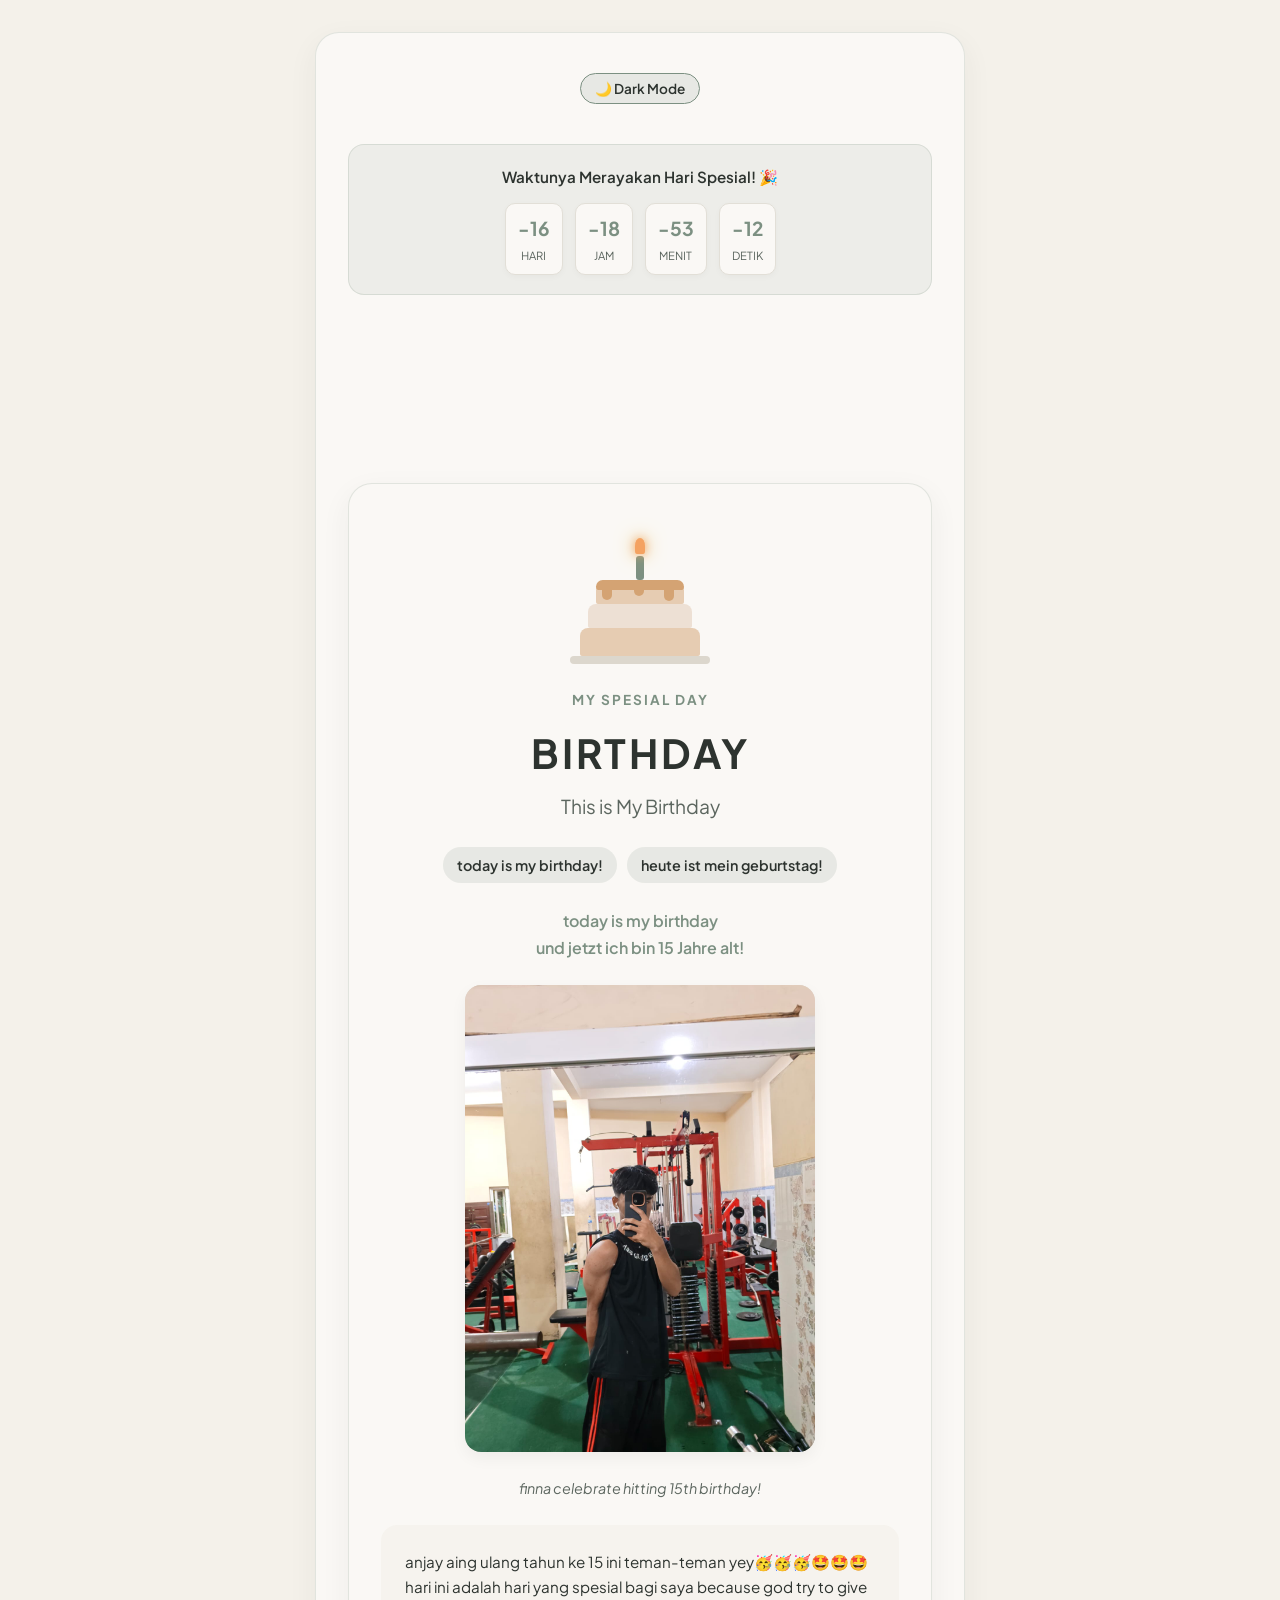
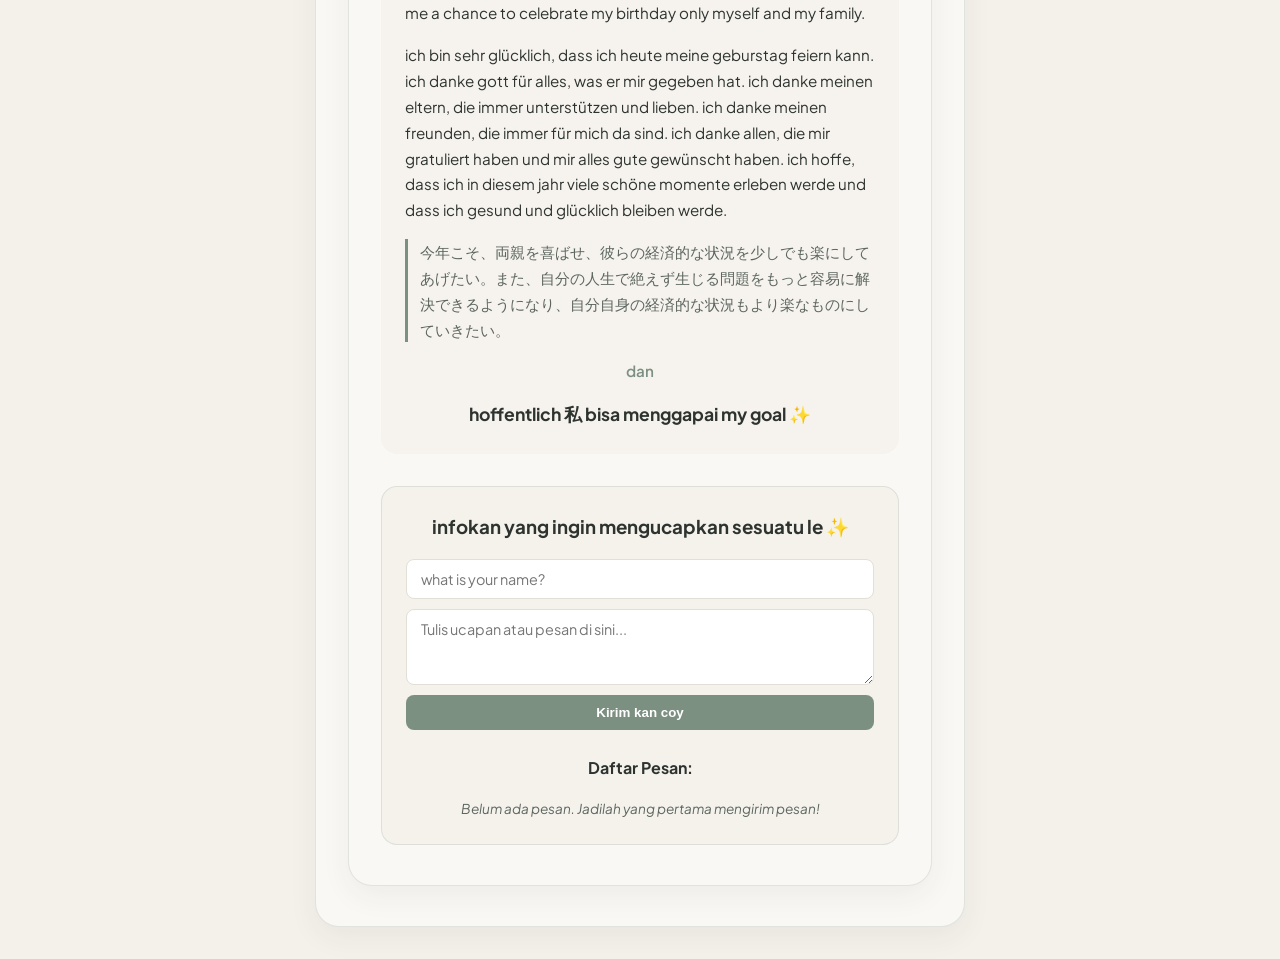
<file: index.html>
<!DOCTYPE html>
<html lang="en">
<head>
    <meta charset="UTF-8">
    <meta name="viewport" content="width=device-width, initial-scale=1.0">
    <title>Birthday - 15th Celebration</title>
    <link rel="stylesheet" href="style.css">
</head>
<body class="is-loading">
    <main class="card-container">
    <!-- Tombol Dark/Light Mode -->
    <button id="theme-toggle" class="theme-btn" title="Ubah Tema">
        🌙 <span id="theme-text">Dark Mode</span>
    </button>

    <!-- Bagian Countdown Timer -->
<div class="countdown-container skeleton-target">
    <h3>Menuju Tahun ke-15 ✨</h3>
    <div class="countdown-timers">
        <div class="time-box">
            <span id="days">00</span>
            <p>Hari</p>
        </div>
        <div class="time-box">
            <span id="hours">00</span>
            <p>Jam</p>
        </div>
        <div class="time-box">
            <span id="minutes">00</span>
            <p>Menit</p>
        </div>
        <div class="time-box">
            <span id="seconds">00</span>
            <p>Detik</p>
        </div>
    </div>
</div>
    <!-- Animasi Kue Ulang Tahun CSS -->
    <div class="cake-wrapper skeleton-target">
        <!-- ... (sisa kode kue tetap sama) ... -->
    </div>

    <!-- Status Koneksi (Muncul hanya jika jaringan lambat/offline) -->
    <div id="network-banner" class="network-banner hidden">
        Koneksi lambat atau terputus. Menampilkan mode hemat (Skeleton)...
    </div>

    <main class="card-container">
        <!-- Animasi Kue Ulang Tahun CSS -->
        <div class="cake-wrapper skeleton-target">
            <div class="cake">
                <div class="plate"></div>
                <div class="layer layer-bottom"></div>
                <div class="layer layer-middle"></div>
                <div class="layer layer-top"></div>
                <div class="icing"></div>
                <div class="drip drip1"></div>
                <div class="drip drip2"></div>
                <div class="drip drip3"></div>
                <div class="candle">
                    <div class="flame"></div>
                </div>
            </div>
        </div>

        <p class="subtitle skeleton-target">my spesial day</p>
        <h1 class="skeleton-target">BIRTHDAY</h1>
        <h2 class="skeleton-target">This is My Birthday</h2>
        
        <div class="badge-group skeleton-target">
            <h3>today is my birthday!</h3>
            <h3>heute ist mein geburtstag!</h3>
        </div>
         
        <p class="highlight-text skeleton-target">today is my birthday</p>
        <p class="highlight-text skeleton-target">und jetzt ich bin 15 Jahre alt!</p> 

        <!-- Wrapper Gambar dengan efek Skeleton saat loading -->
        <div class="img-wrapper skeleton-target">
            <img id="birthday-img" src="img.jpeg" alt="15th birthday" onload="imageLoaded()" onerror="imageError()">
        </div>

        <p class="caption skeleton-target">finna celebrate hitting 15th birthday!</p>
        
        <div class="message-box skeleton-target">
            <p>anjay aing ulang tahun ke 15 ini teman-teman yey🥳🥳🥳🤩🤩🤩
                hari ini adalah hari yang spesial bagi saya because god try to give me a chance to celebrate my birthday only myself and my family.</p>
            
            <p>ich bin sehr glücklich, dass ich heute meine geburstag feiern kann. ich danke gott für alles, was er mir gegeben hat. ich danke meinen eltern, die immer unterstützen und lieben. ich danke meinen freunden, die immer für mich da sind. ich danke allen, die mir gratuliert haben und mir alles gute gewünscht haben. ich hoffe, dass ich in diesem jahr viele schöne momente erleben werde und dass ich gesund und glücklich bleiben werde.</p>
            
            <p class="jp-text">今年こそ、両親を喜ばせ、彼らの経済的な状況を少しでも楽にしてあげたい。また、自分の人生で絶えず生じる問題をもっと容易に解決できるようになり、自分自身の経済的な状況もより楽なものにしていきたい。</p>
            
            <p class="connector">dan</p>
            <p class="wish">hoffentlich 私 bisa menggapai my goal ✨</p> 
        </div>

        <!-- Bagian Kotak Pesan / Buku Tamu (Diletakkan di luar message-box agar aman dari efek skeleton) -->
        <section class="guestbook-section skeleton-target">
            <h3>infokan yang ingin mengucapkan sesuatu le ✨</h3>
            
            <!-- Form untuk pesan -->
            <form id="message-form">
                <input type="text" id="sender-name" placeholder="what is your name?" required autocomplete="off">
                <textarea id="sender-message" placeholder="Tulis ucapan atau pesan di sini..." rows="3" required></textarea>
                <button type="submit">Kirim kan coy</button>
            </form>

            <!-- Daftar Pesan yang Tersimpan -->
            <div class="messages-container">
                <h4>Daftar Pesan:</h4>
                <div id="messages-list">
                    <!-- Pesan akan muncul secara otomatis di sini -->
                </div>
            </div>
        </section>
    </main>

    <script>
        const body = document.body;
        const banner = document.getElementById('network-banner');

        // 1. Hilangkan skeleton setelah halaman selesai dimuat
        window.addEventListener('load', () => {
            // Simulasi delay tipis 800ms agar transisi shimmer terlihat mulus
            setTimeout(() => {
                if (navigator.onLine) {
                    body.classList.remove('is-loading');
                }
            }, 800);
        });

        // 2. Deteksi jika gambar berhasil atau gagal dimuat
        function imageLoaded() {
            document.querySelector('.img-wrapper').classList.remove('img-loading');
        }

        function imageError() {
            // Jika img.jpeg tidak ditemukan, biarkan kotak tetap rapi dengan skeleton/placeholder
            document.querySelector('.img-wrapper').classList.add('img-loading');
        }

        // 3. Deteksi Jaringan Lambat (Slow 2G / 2G) atau Offline
        function checkNetwork() {
            const connection = navigator.connection || navigator.mozConnection || navigator.webkitConnection;
            const isSlow = connection && (connection.effectiveType === 'slow-2g' || connection.effectiveType === '2g');

            if (!navigator.onLine || isSlow) {
                body.classList.add('is-loading');
                banner.classList.remove('hidden');
            } else {
                body.classList.remove('is-loading');
                banner.classList.add('hidden');
            }
        }

        window.addEventListener('online', checkNetwork);
        window.addEventListener('offline', checkNetwork);
        if (navigator.connection) {
            navigator.connection.addEventListener('change', checkNetwork);
        }
        document.addEventListener('DOMContentLoaded', () => {
    const form = document.getElementById('message-form');
    const nameInput = document.getElementById('sender-name');
    const messageInput = document.getElementById('sender-message');
    const messagesList = document.getElementById('messages-list');

    // 1. Ambil data pesan yang sudah tersimpan di LocalStorage saat halaman dimuat
    let messages = JSON.parse(localStorage.getItem('birthday_messages')) || [];

    // Fungsi untuk menampilkan pesan ke layar
    function renderMessages() {
        messagesList.innerHTML = '';
        
        if (messages.length === 0) {
            messagesList.innerHTML = '<p style="text-align: center; color: var(--text-secondary); font-size: 0.85rem; font-style: italic;">Belum ada pesan. Jadilah yang pertama mengirim pesan!</p>';
            return;
        }

        messages.forEach((msg, index) => {
            const card = document.createElement('div');
            card.className = 'message-card';
            card.innerHTML = `
                <div class="sender">${escapeHTML(msg.name)}</div>
                <div class="text">${escapeHTML(msg.text)}</div>
                <button class="delete-btn" onclick="deleteMessage(${index})">Hapus</button>
            `;
            messagesList.appendChild(card);
        });
    }

    // Fungsi keamanan kecil untuk mencegah karakter HTML berbahaya
    function escapeHTML(str) {
        return str.replace(/[&<>'"]/g, 
            tag => ({ '&': '&amp;', '<': '&lt;', '>': '&gt;', "'": '&#39;', '"': '&quot;' }[tag] || tag)
        );
    }

    // 2. Ketika tombol Kirim ditekan
    form.addEventListener('submit', (e) => {
        e.preventDefault(); // Mencegah halaman reload

        const newMessage = {
            name: nameInput.value.trim(),
            text: messageInput.value.trim()
        };

        if (newMessage.name && newMessage.text) {
            messages.push(newMessage);
            // Simpan kembali ke LocalStorage
            localStorage.setItem('birthday_messages', JSON.stringify(messages));
            
            // Reset form input
            nameInput.value = '';
            messageInput.value = '';

            // Perbarui tampilan daftar pesan
            renderMessages();
        }
    });

    // 3. Fungsi global untuk menghapus pesan berdasarkan indeksnya
    window.deleteMessage = function(index) {
        messages.splice(index, 1);
        localStorage.setItem('birthday_messages', JSON.stringify(messages));
        renderMessages();
    };

    // Jalankan pertama kali saat halaman dibuka
    renderMessages();
});
// --- FITUR DARK / LIGHT MODE ---
const themeToggleBtn = document.getElementById('theme-toggle');
const themeText = document.getElementById('theme-text');

// Cek apakah pengguna sebelumnya sudah memilih Dark Mode
const currentTheme = localStorage.getItem('theme');
if (currentTheme === 'dark') {
    body.classList.add('dark-mode');
    themeText.textContent = 'Light Mode';
    themeToggleBtn.innerHTML = '☀️ <span id="theme-text">Light Mode</span>';
}

// Saat tombol diklik
themeToggleBtn.addEventListener('click', () => {
    body.classList.toggle('dark-mode');
    
    let theme = 'light';
    if (body.classList.contains('dark-mode')) {
        theme = 'dark';
        themeToggleBtn.innerHTML = '☀️ <span id="theme-text">Light Mode</span>';
    } else {
        themeToggleBtn.innerHTML = '🌙 <span id="theme-text">Dark Mode</span>';
    }
    
    // Simpan preferensi ke LocalStorage
    localStorage.setItem('theme', theme);
});
// --- COUNTDOWN TIMER (Hitung Mundur ke Ulang Tahun Berikutnya) ---
// Tentukan tanggal target (Contoh: 19 November atau tanggal spesialmu)
const targetDate = new Date("November 19, 2026 00:00:00").getTime();

function updateCountdown() {
    const now = new Date().getTime();
    const distance = targetDate - now;

    // Hitung hari, jam, menit, dan detik
    const days = Math.floor(distance / (1000 * 60 * 60 * 24));
    const hours = Math.floor((distance % (1000 * 60 * 60 * 24)) / (1000 * 60 * 60));
    const minutes = Math.floor((distance % (1000 * 60 * 60)) / (1000 * 60));
    const seconds = Math.floor((distance % (1000 * 60)) / 1000);

    // Masukkan ke dalam elemen HTML (pastikan angkanya selalu 2 digit dengan .padStart)
    document.getElementById("days").textContent = String(days).padStart(2, '0');
    document.getElementById("hours").textContent = String(hours).padStart(2, '0');
    document.getElementById("minutes").textContent = String(minutes).padStart(2, '0');
    document.getElementById("seconds").textContent = String(seconds).padStart(2, '0');

    // Jika waktu habis
    if (distance < 0) {
        clearInterval(timerInterval);
        document.querySelector(".countdown-container h3").textContent = "Waktunya Merayakan Hari Spesial! 🎉";
    }
}

// Jalankan fungsi setiap 1 detik
const timerInterval = setInterval(updateCountdown, 1000);
updateCountdown(); // Panggil sekali langsung agar tidak ada jeda 1 detik saat dimuat
    </script>
</body>
</html>
</file>
<file: style.css>
/* Import font yang bersih dan estetik */
@import url('https://fonts.googleapis.com/css2?family=Plus+Jakarta+Sans:wght@400;600;700&display=swap');

:root {
    /* Palet warna kalem (Warm Cream & Sage/Terracotta lembut) */
    --bg-color: #f4f1ea;
    --card-bg: #faf8f5;
    --text-primary: #2d332f;
    --text-secondary: #5c665f;
    --accent-sage: #7c9082;
    --accent-warm: #d4a373;
    --cake-base: #e6ccb2;
    --cake-cream: #ede0d4;
    --cake-icing: #d4a373;
    --skeleton-base: #e2dfd7;
    --skeleton-highlight: #f0ede6;
}

* {
    box-sizing: border-box;
    margin: 0;
    padding: 0;
}

body {
    font-family: 'Plus Jakarta Sans', sans-serif;
    background-color: var(--bg-color);
    color: var(--text-primary);
    line-height: 1.7;
    padding: 2rem 1rem;
    display: flex;
    flex-direction: column;
    align-items: center;
    min-height: 100vh;
}

.network-banner {
    background-color: #d4a373;
    color: #fff;
    padding: 8px 16px;
    border-radius: 20px;
    font-size: 0.85rem;
    margin-bottom: 1rem;
    font-weight: 600;
}

.hidden {
    display: none;
}

.card-container {
    background-color: var(--card-bg);
    max-width: 650px;
    width: 100%;
    padding: 2.5rem 2rem;
    border-radius: 24px;
    box-shadow: 0 10px 30px rgba(45, 51, 47, 0.06);
    text-align: center;
    border: 1px solid rgba(124, 144, 130, 0.2);
}

/* Tipografi */
.subtitle {
    color: var(--accent-sage);
    font-weight: 700;
    text-transform: uppercase;
    letter-spacing: 2px;
    font-size: 0.85rem;
    margin-bottom: 0.5rem;
}

h1 {
    font-size: 2.5rem;
    color: var(--text-primary);
    letter-spacing: 3px;
    margin-bottom: 0.2rem;
}

h2 {
    font-size: 1.2rem;
    font-weight: 400;
    color: var(--text-secondary);
    margin-bottom: 1.5rem;
}

.badge-group {
    display: flex;
    justify-content: center;
    gap: 10px;
    flex-wrap: wrap;
    margin-bottom: 1.5rem;
}

.badge-group h3 {
    font-size: 0.9rem;
    font-weight: 600;
    background-color: rgba(124, 144, 130, 0.15);
    color: var(--text-primary);
    padding: 6px 14px;
    border-radius: 50px;
}

.highlight-text {
    font-weight: 600;
    color: var(--accent-sage);
}

/* Gambar */
.img-wrapper {
    margin: 1.5rem auto;
    width: 100%;
    max-width: 350px;
    min-height: 220px;
    border-radius: 16px;
    overflow: hidden;
    background-color: var(--skeleton-base);
    box-shadow: 0 6px 16px rgba(0,0,0,0.05);
}

.img-wrapper img {
    width: 100%;
    height: auto;
    display: block;
    object-fit: cover;
    transition: opacity 0.4s ease;
}

.caption {
    font-size: 0.9rem;
    color: var(--text-secondary);
    font-style: italic;
    margin-bottom: 1.5rem;
}

/* Kotak Pesan */
.message-box {
    text-align: left;
    background-color: rgba(244, 241, 234, 0.6);
    padding: 1.5rem;
    border-radius: 16px;
    display: flex;
    flex-direction: column;
    gap: 1rem;
    font-size: 0.95rem;
    color: var(--text-primary);
}

.jp-text {
    color: var(--text-secondary);
    border-left: 3px solid var(--accent-sage);
    padding-left: 12px;
}

.connector {
    text-align: center;
    font-weight: 600;
    color: var(--accent-sage);
}

.wish {
    text-align: center;
    font-weight: 700;
    font-size: 1.1rem;
    color: var(--text-primary);
}

/* =========================================
   ANIMASI KUE ULANG TAHUN (PURE CSS)
   ========================================= */
.cake-wrapper {
    height: 140px;
    display: flex;
    justify-content: center;
    align-items: flex-end;
    margin-bottom: 1.5rem;
}

.cake {
    position: relative;
    width: 120px;
    height: 100px;
    animation: floatCake 3s ease-in-out infinite;
}

@keyframes floatCake {
    0%, 100% { transform: translateY(0px); }
    50% { transform: translateY(-6px); }
}

.plate {
    width: 140px;
    height: 8px;
    background: #dcd7cd;
    border-radius: 10px;
    position: absolute;
    bottom: 0;
    left: -10px;
}

.layer {
    position: absolute;
    width: 120px;
    border-radius: 8px 8px 2px 2px;
}

.layer-bottom {
    height: 28px;
    bottom: 8px;
    background: var(--cake-base);
}

.layer-middle {
    height: 24px;
    bottom: 36px;
    width: 104px;
    left: 8px;
    background: var(--cake-cream);
}

.layer-top {
    height: 22px;
    bottom: 60px;
    width: 88px;
    left: 16px;
    background: var(--cake-base);
}

.icing {
    position: absolute;
    top: 16px;
    left: 16px;
    width: 88px;
    height: 10px;
    background: var(--cake-icing);
    border-radius: 8px 8px 4px 4px;
}

.drip {
    position: absolute;
    top: 22px;
    width: 10px;
    height: 12px;
    background: var(--cake-icing);
    border-radius: 0 0 10px 10px;
}

.drip1 { left: 22px; height: 14px; }
.drip2 { left: 54px; height: 10px; }
.drip3 { left: 84px; height: 15px; }

.candle {
    position: absolute;
    width: 8px;
    height: 24px;
    background: var(--accent-sage);
    top: -8px;
    left: 56px;
    border-radius: 3px;
}

.flame {
    position: absolute;
    width: 10px;
    height: 16px;
    background: #f4a261;
    border-radius: 50% 50% 20% 20%;
    top: -18px;
    left: -1px;
    box-shadow: 0 0 10px #f4a261, 0 0 20px #e9c46a;
    animation: flicker 0.8s infinite alternate;
}

@keyframes flicker {
    0% { transform: scale(1) rotate(-2deg); opacity: 0.9; }
    100% { transform: scale(1.1) rotate(3deg); opacity: 1; }
}

/* =========================================
   SKELETON SHIMMER EFFECT (SAAT NGELAG/LOADING)
   ========================================= */
body.is-loading .skeleton-target,
.img-loading {
    position: relative;
    overflow: hidden;
    background-color: var(--skeleton-base) !important;
    color: transparent !important;
    border-color: transparent !important;
    border-radius: 10px;
    user-select: none;
}

body.is-loading .skeleton-target *,
.img-loading img {
    opacity: 0 !important;
}

body.is-loading .skeleton-target::after,
.img-loading::after {
    content: "";
    position: absolute;
    top: 0;
    right: 0;
    bottom: 0;
    left: 0;
    transform: translateX(-100%);
    background-image: linear-gradient(
        90deg,
        rgba(255, 255, 255, 0) 0,
        rgba(255, 255, 255, 0.45) 50%,
        rgba(255, 255, 255, 0) 100%
    );
    animation: shimmer 1.4s infinite;
}

@keyframes shimmer {
    100% {
        transform: translateX(100%);
    }
}

/* Gaya untuk Bagian Buku Tamu */
.guestbook-section {
    margin-top: 2rem;
    text-align: left;
    background-color: rgba(244, 241, 234, 0.8);
    padding: 1.5rem;
    border-radius: 16px;
    border: 1px solid rgba(124, 144, 130, 0.2);
}

.guestbook-section h3, .guestbook-section h4 {
    margin-bottom: 1rem;
    color: var(--text-primary);
    text-align: center;
}

#message-form {
    display: flex;
    flex-direction: column;
    gap: 10px;
    margin-bottom: 1.5rem;
}

#message-form input, 
#message-form textarea {
    width: 100%;
    padding: 10px 14px;
    border-radius: 8px;
    border: 1px solid var(--skeleton-base);
    background-color: #fff;
    font-family: 'Plus Jakarta Sans', sans-serif;
    font-size: 0.9rem;
    color: var(--text-primary);
    outline: none;
}

#message-form input:focus, 
#message-form textarea:focus {
    border-color: var(--accent-sage);
}

#message-form button {
    background-color: var(--accent-sage);
    color: white;
    border: none;
    padding: 10px;
    border-radius: 8px;
    font-weight: 600;
    cursor: pointer;
    transition: background 0.2s;
}

#message-form button:hover {
    background-color: #697d70;
}

/* Kotak untuk setiap pesan yang masuk */
.message-card {
    background-color: #fff;
    padding: 12px;
    border-radius: 8px;
    margin-bottom: 10px;
    box-shadow: 0 2px 6px rgba(0,0,0,0.03);
    position: relative;
}

.message-card .sender {
    font-weight: 700;
    color: var(--accent-sage);
    font-size: 0.9rem;
    margin-bottom: 4px;
}

.message-card .text {
    font-size: 0.9rem;
    color: var(--text-primary);
    word-break: break-word;
}

.message-card .delete-btn {
    position: absolute;
    top: 10px;
    right: 10px;
    background: none;
    border: none;
    color: #cc5c5c;
    cursor: pointer;
    font-size: 0.8rem;
}
/* Styling Tombol Toggle Tema */
.theme-btn {
    background-color: rgba(124, 144, 130, 0.15);
    border: 1px solid var(--accent-sage);
    color: var(--text-primary);
    padding: 6px 14px;
    border-radius: 50px;
    font-family: 'Plus Jakarta Sans', sans-serif;
    font-size: 0.85rem;
    font-weight: 600;
    cursor: pointer;
    margin-bottom: 1rem;
    transition: all 0.2s ease;
}

.theme-btn:hover {
    background-color: var(--accent-sage);
    color: white;
}

/* --- PENGATURAN WARNA KETIKA DARK MODE AKTIF --- */
body.dark-mode {
    --bg-color: #1a1c1b;
    --card-bg: #242825;
    --text-primary: #e6e8e5;
    --text-secondary: #a3abac;
    --accent-sage: #94aca0;
    --accent-warm: #e0b182;
    --cake-base: #8c7355;
    --cake-cream: #4a4035;
    --cake-icing: #c68b59;
    --skeleton-base: #2e3330;
    --skeleton-highlight: #3a403d;
}

/* Penyesuaian elemen khusus saat Dark Mode */
body.dark-mode .message-box {
    background-color: rgba(36, 40, 37, 0.8);
}

body.dark-mode .message-card {
    background-color: #1e221f;
    border: 1px solid rgba(148, 172, 160, 0.2);
}

body.dark-mode .guestbook-section {
    background-color: rgba(30, 34, 31, 0.8);
}

body.dark-mode #message-form input, 
body.dark-mode #message-form textarea {
    background-color: #1e221f;
    color: var(--text-primary);
    border-color: #3a403d;
}

body.dark-mode .plate {
    background: #3a403d;
}
/* Styling Countdown Timer */
.countdown-container {
    margin: 1.5rem 0;
    background-color: rgba(124, 144, 130, 0.1);
    padding: 1.2rem;
    border-radius: 16px;
    border: 1px solid rgba(124, 144, 130, 0.2);
    text-align: center;
}

.countdown-container h3 {
    font-size: 0.95rem;
    color: var(--text-primary);
    margin-bottom: 0.8rem;
    font-weight: 600;
}

.countdown-timers {
    display: flex;
    justify-content: center;
    gap: 12px;
}

.time-box {
    background-color: var(--card-bg);
    padding: 8px 12px;
    border-radius: 10px;
    min-width: 55px;
    box-shadow: 0 2px 6px rgba(0,0,0,0.03);
    border: 1px solid var(--skeleton-base);
}

.time-box span {
    font-size: 1.2rem;
    font-weight: 700;
    color: var(--accent-sage);
    display: block;
}

.time-box p {
    font-size: 0.7rem;
    color: var(--text-secondary);
    text-transform: uppercase;
    margin-top: 2px;
}

/* Penyesuaian saat Dark Mode Aktif */
body.dark-mode .countdown-container {
    background-color: rgba(148, 172, 160, 0.08);
}

body.dark-mode .time-box {
    background-color: #1e221f;
    border-color: #3a403d;
}
</file>
